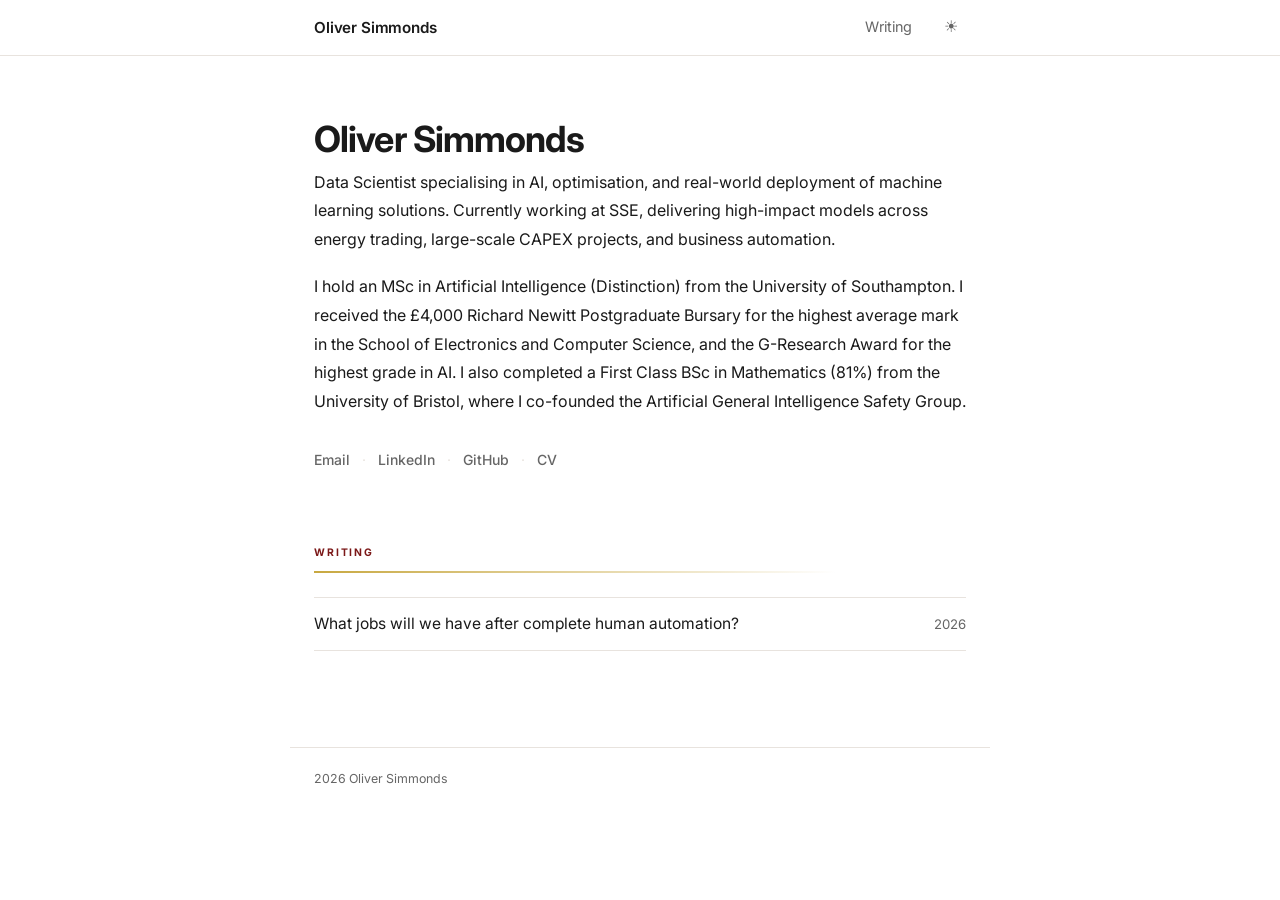
<file: index.html>
<!DOCTYPE html>
<html lang="en" data-theme="light">
<head>
  <!-- Google tag (gtag.js) -->
  <script async src="https://www.googletagmanager.com/gtag/js?id=G-57RN0H7Y3P"></script>
  <script>
    window.dataLayer = window.dataLayer || [];
    function gtag(){dataLayer.push(arguments);}
    gtag('js', new Date());
    gtag('config', 'G-57RN0H7Y3P');
  </script>

  <meta charset="UTF-8">
  <meta name="viewport" content="width=device-width, initial-scale=1.0">
  <meta name="description" content="Oliver Simmonds — Data Scientist and AI Engineer. Building AI tools for energy trading, machine learning pipelines, and LLM-powered products.">

  <!-- Open Graph -->
  <meta property="og:title" content="Oliver Simmonds">
  <meta property="og:description" content="Data Scientist · AI Engineer">
  <meta property="og:type" content="website">

  <title>Oliver Simmonds</title>

  <link rel="icon" href="favicon.svg" type="image/svg+xml">

  <link rel="preconnect" href="https://fonts.googleapis.com">
  <link rel="preconnect" href="https://fonts.gstatic.com" crossorigin>
  <link href="https://fonts.googleapis.com/css2?family=Inter:wght@300;400;500;600;700&display=swap" rel="stylesheet">
  <link rel="stylesheet" href="css/style.css">

  <!-- Prevent FOUC: apply saved theme immediately -->
  <script>
    (function(){
      var t = localStorage.getItem('theme');
      if (!t) t = window.matchMedia('(prefers-color-scheme: dark)').matches ? 'dark' : 'light';
      document.documentElement.setAttribute('data-theme', t);
    })();
  </script>
</head>
<body>

  <!-- ======================================================
       Header / Navigation
       ====================================================== -->
  <header class="site-header" id="site-header">
    <nav class="nav-inner" aria-label="Primary">
      <a href="index.html" class="nav-home">Oliver Simmonds</a>
      <div class="nav-right">
        <a href="blog.html" class="nav-link">Writing</a>
        <button class="theme-toggle" id="theme-toggle" aria-label="Toggle dark mode">
          <span class="icon-sun" aria-hidden="true">☀</span>
          <span class="icon-moon" aria-hidden="true">◑</span>
        </button>
      </div>
    </nav>
  </header>

  <!-- ======================================================
       Main Content
       ====================================================== -->
  <main class="main-content">

    <!-- Bio -->
    <section class="bio-section" aria-labelledby="bio-name">
      <h1 class="page-name" id="bio-name">Oliver Simmonds</h1>

      <div class="bio-body">
        <p>
          Data Scientist specialising in AI, optimisation, and real-world deployment of
          machine learning solutions. Currently working at SSE, delivering high-impact
          models across energy trading, large-scale CAPEX projects, and business automation.
        </p>
        <p>
          I hold an MSc in Artificial Intelligence (Distinction) from the
          University of Southampton. I received the £4,000 Richard Newitt
          Postgraduate Bursary for the highest average mark in the School of Electronics
          and Computer Science, and the G-Research Award for the highest grade in AI.
          I also completed a First Class BSc in Mathematics (81%)
          from the University of Bristol, where I co-founded the Artificial General
          Intelligence Safety Group.
        </p>
      </div>

      <!-- Contact / social links -->
      <div class="contact-links" aria-label="Contact and social links">
        <a href="mailto:oliver.a.simmonds@gmail.com" class="contact-link">Email</a>
        <span class="contact-sep" aria-hidden="true">·</span>
        <a href="https://www.linkedin.com/in/oliver-simmonds/" class="contact-link"
           target="_blank" rel="noopener noreferrer">LinkedIn</a>
        <span class="contact-sep" aria-hidden="true">·</span>
        <a href="https://github.com/olisimmonds" class="contact-link"
           target="_blank" rel="noopener noreferrer">GitHub</a>
        <span class="contact-sep" aria-hidden="true">·</span>
        <a href="Simmonds_CV_Private_Apr26.pdf" class="contact-link"
           target="_blank" rel="noopener noreferrer">CV</a>
      </div>
    </section>

    <!-- Writing index -->
    <section aria-labelledby="writing-label">
      <h2 class="section-label" id="writing-label">Writing</h2>
      <hr class="gold-rule" aria-hidden="true">
      <ul class="post-list" role="list">
        <li class="post-item">
          <a href="blog.html" class="post-link">
            What jobs will we have after complete human automation?
          </a>
          <span class="post-year">2026</span>
        </li>
      </ul>
    </section>

  </main>

  <!-- ======================================================
       Footer
       ====================================================== -->
  <footer class="site-footer">
    <p>2026 Oliver Simmonds</p>
  </footer>

  <script src="js/main.js"></script>
</body>
</html>
</file>
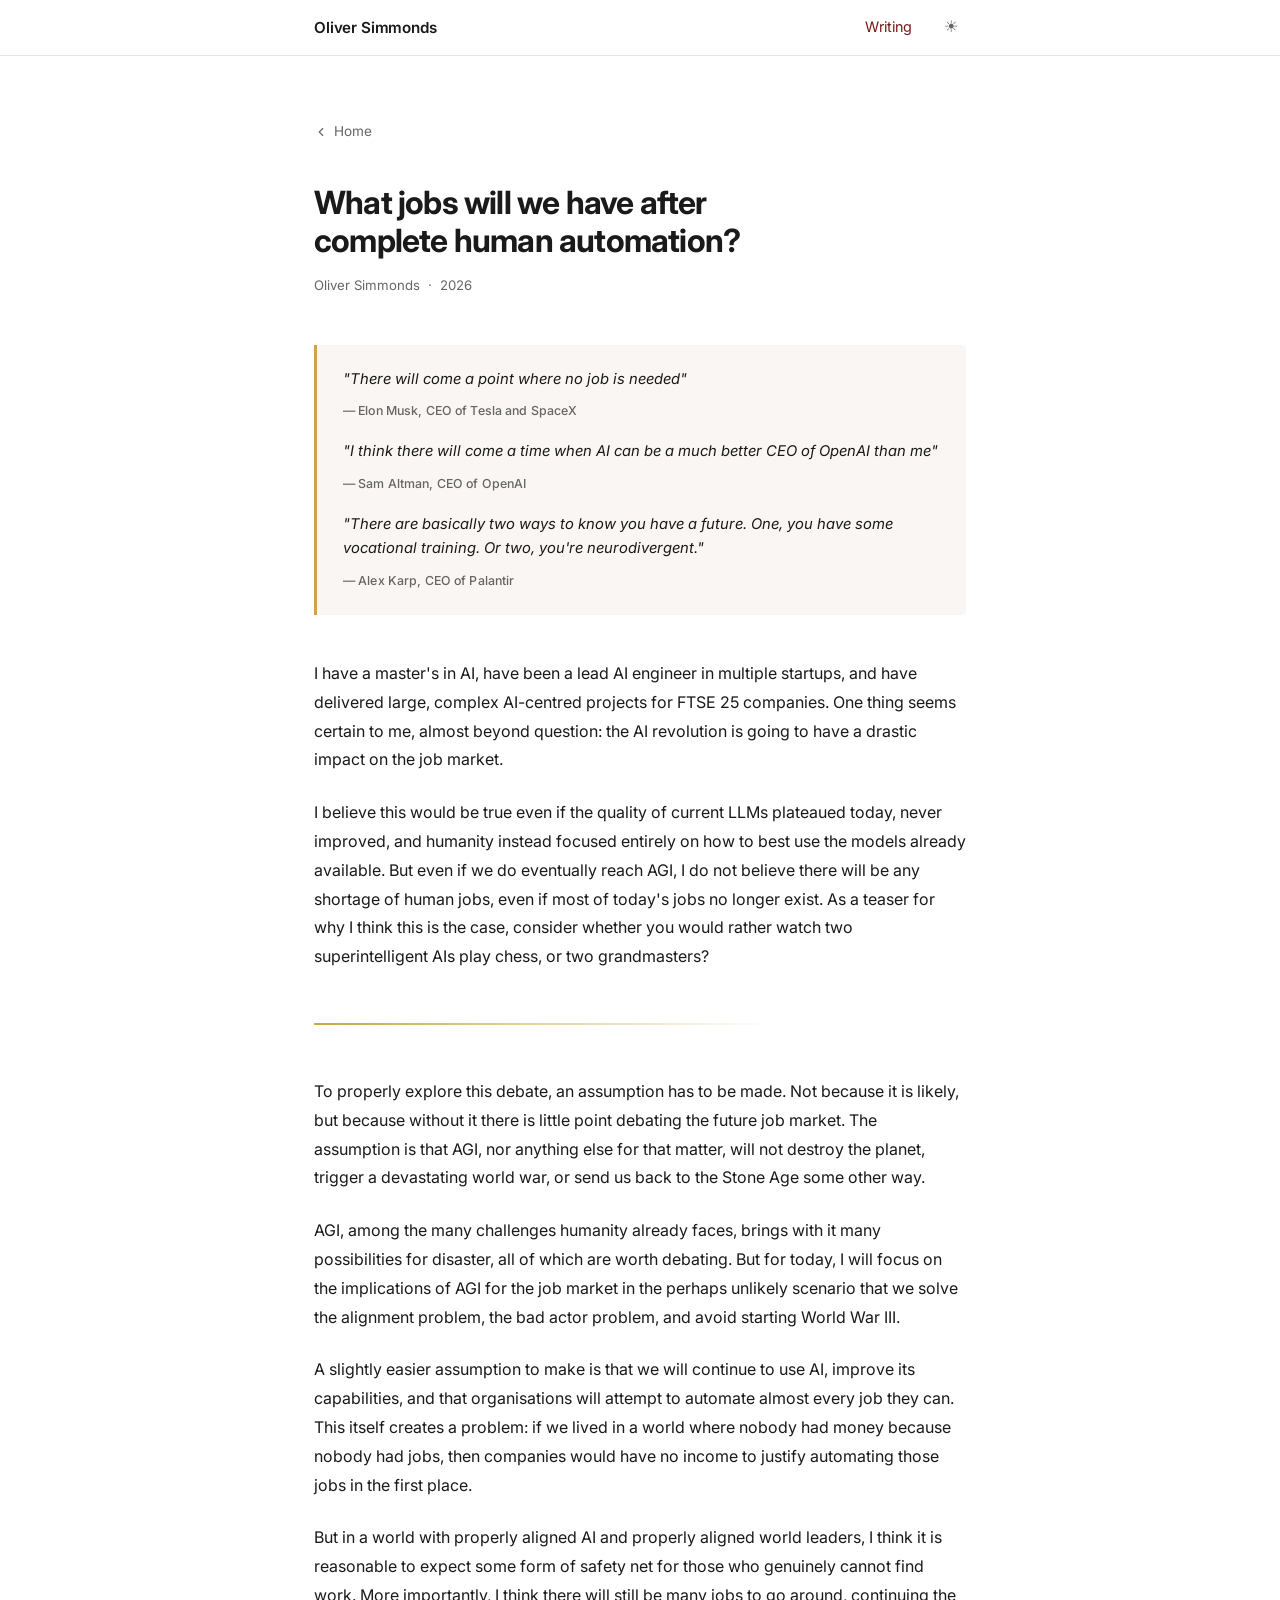
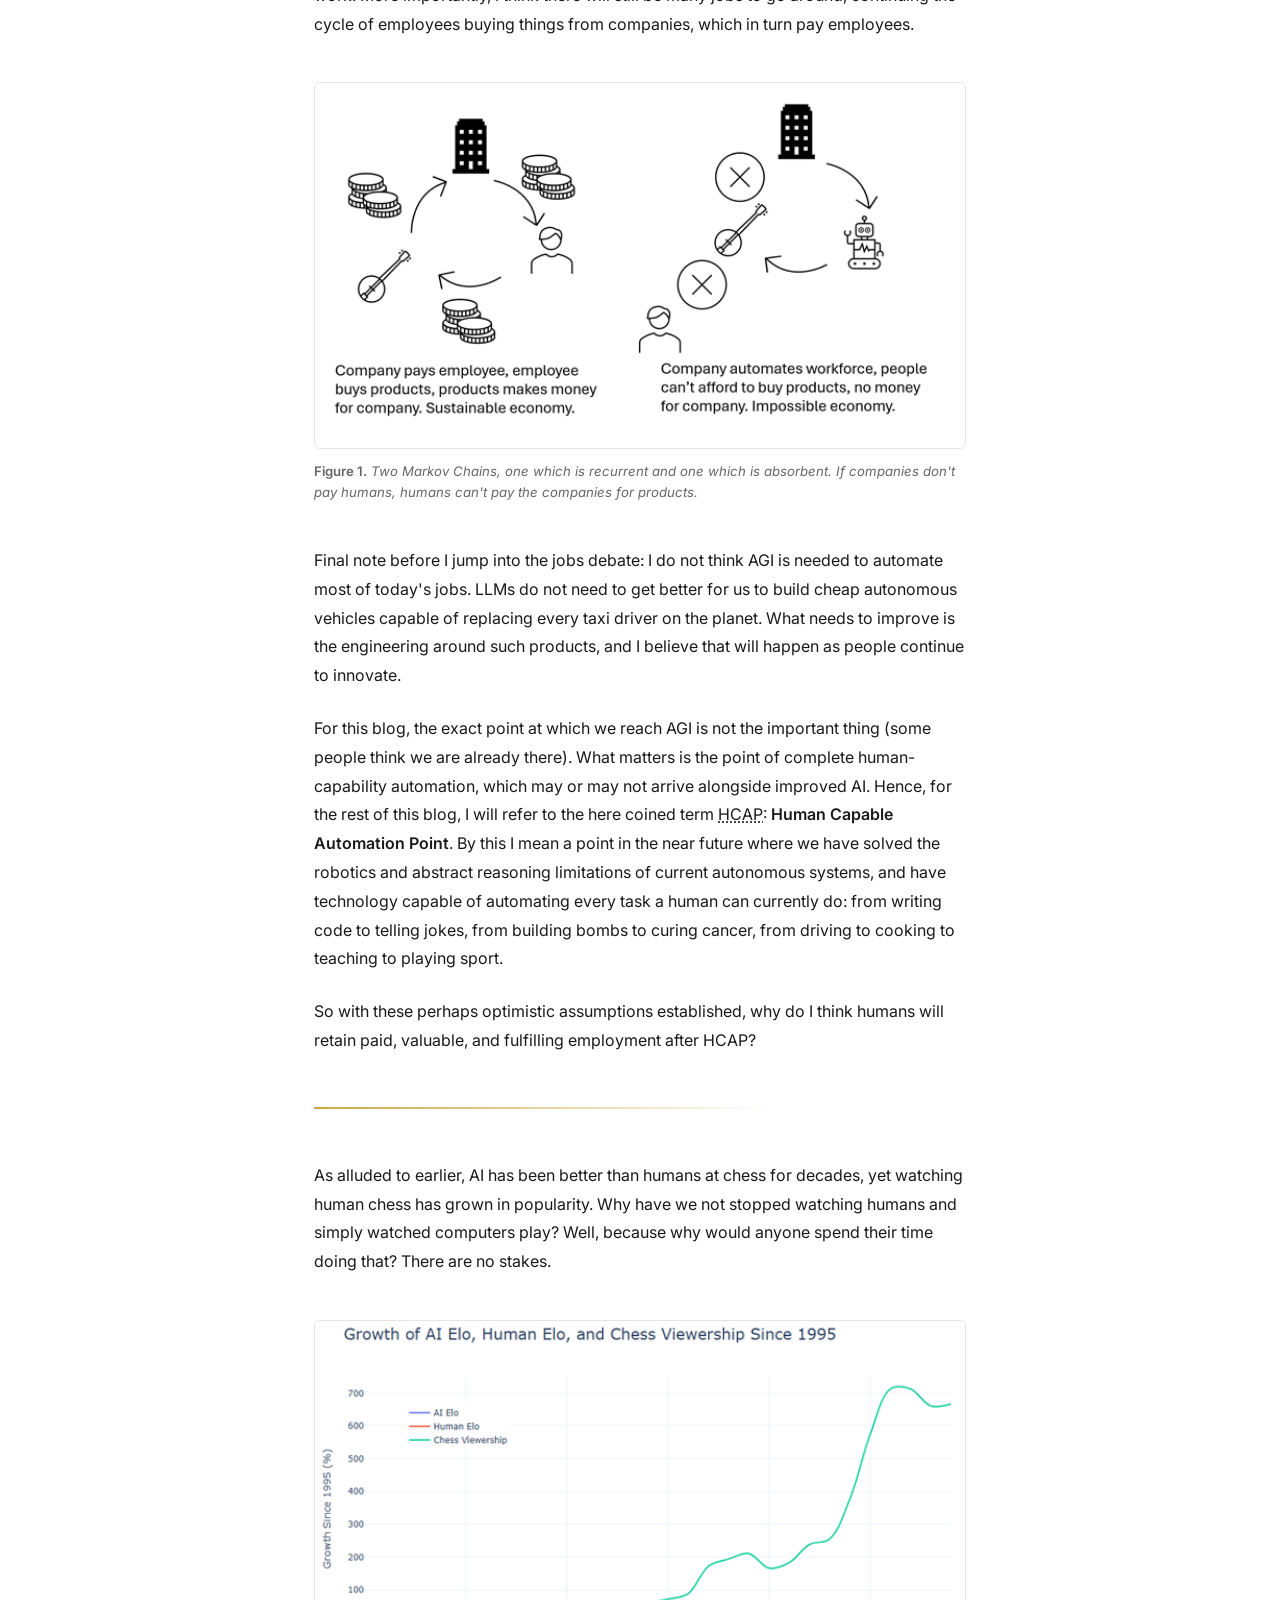
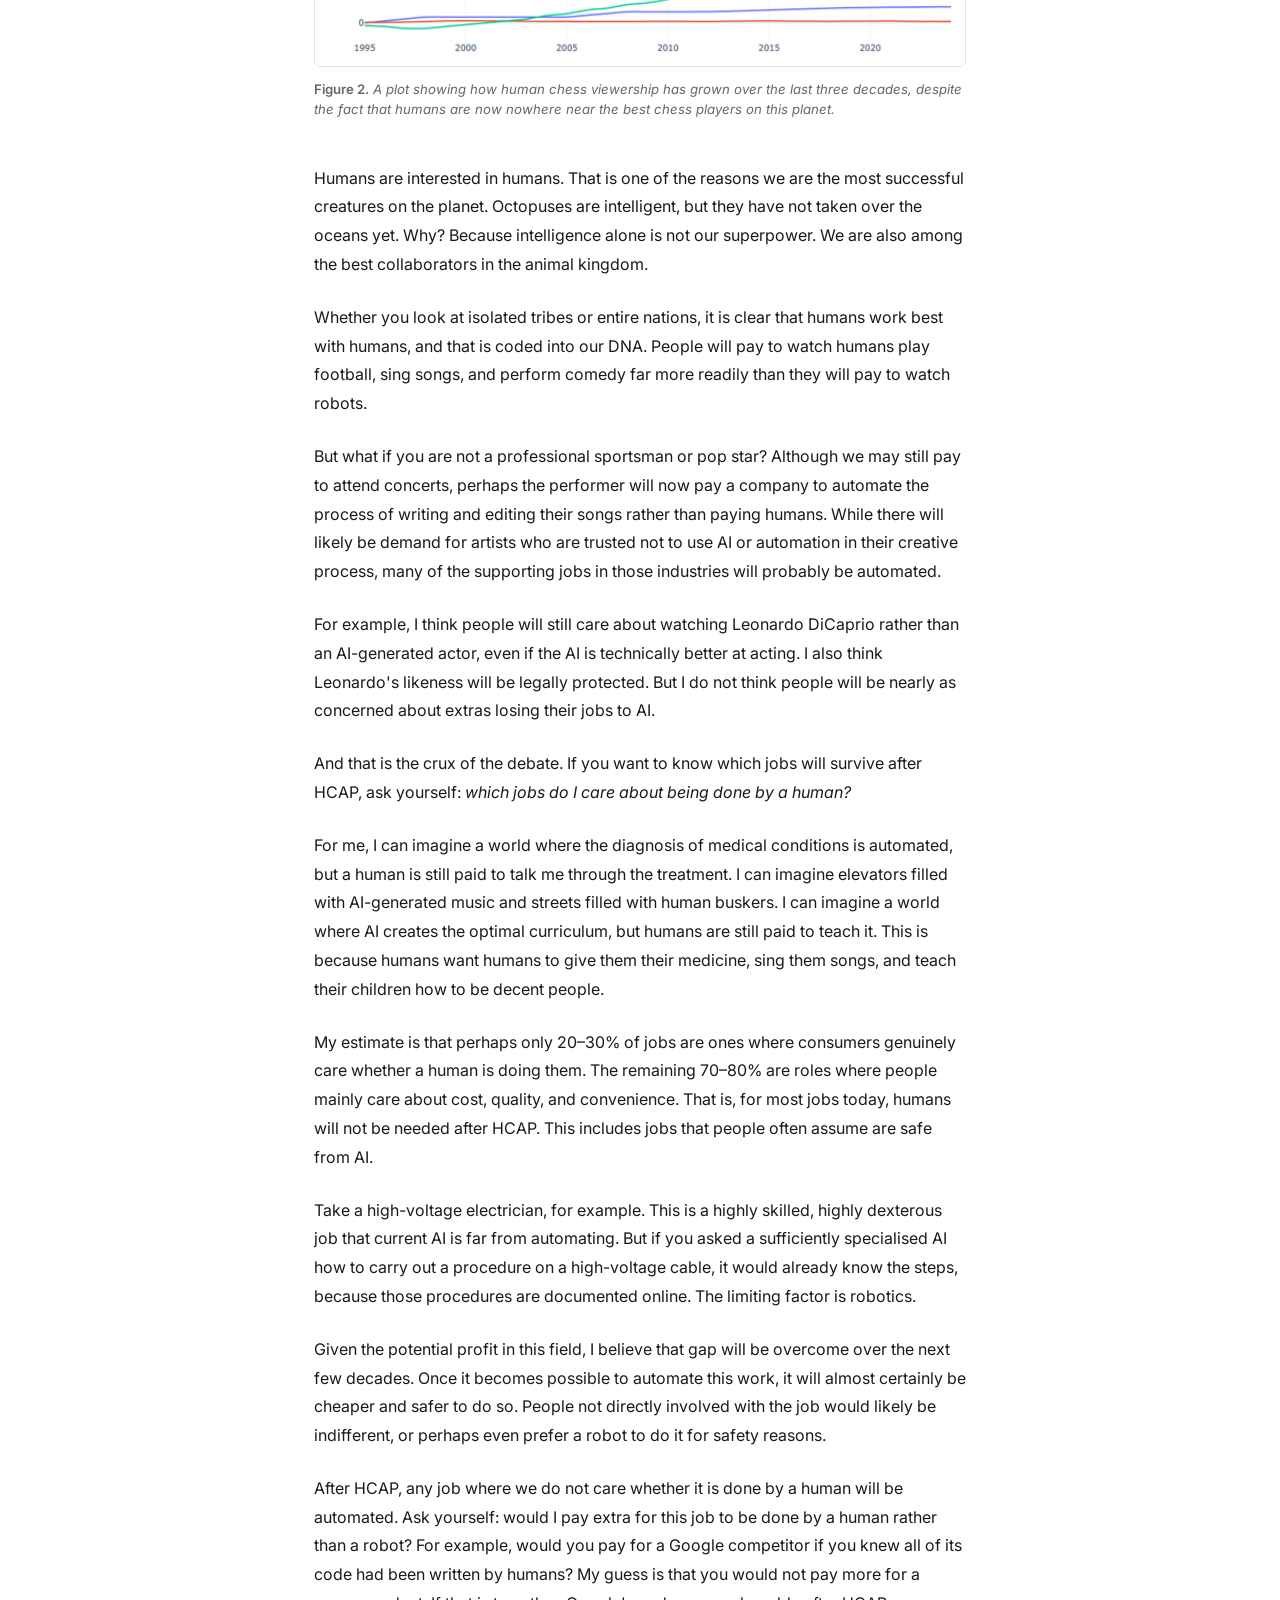
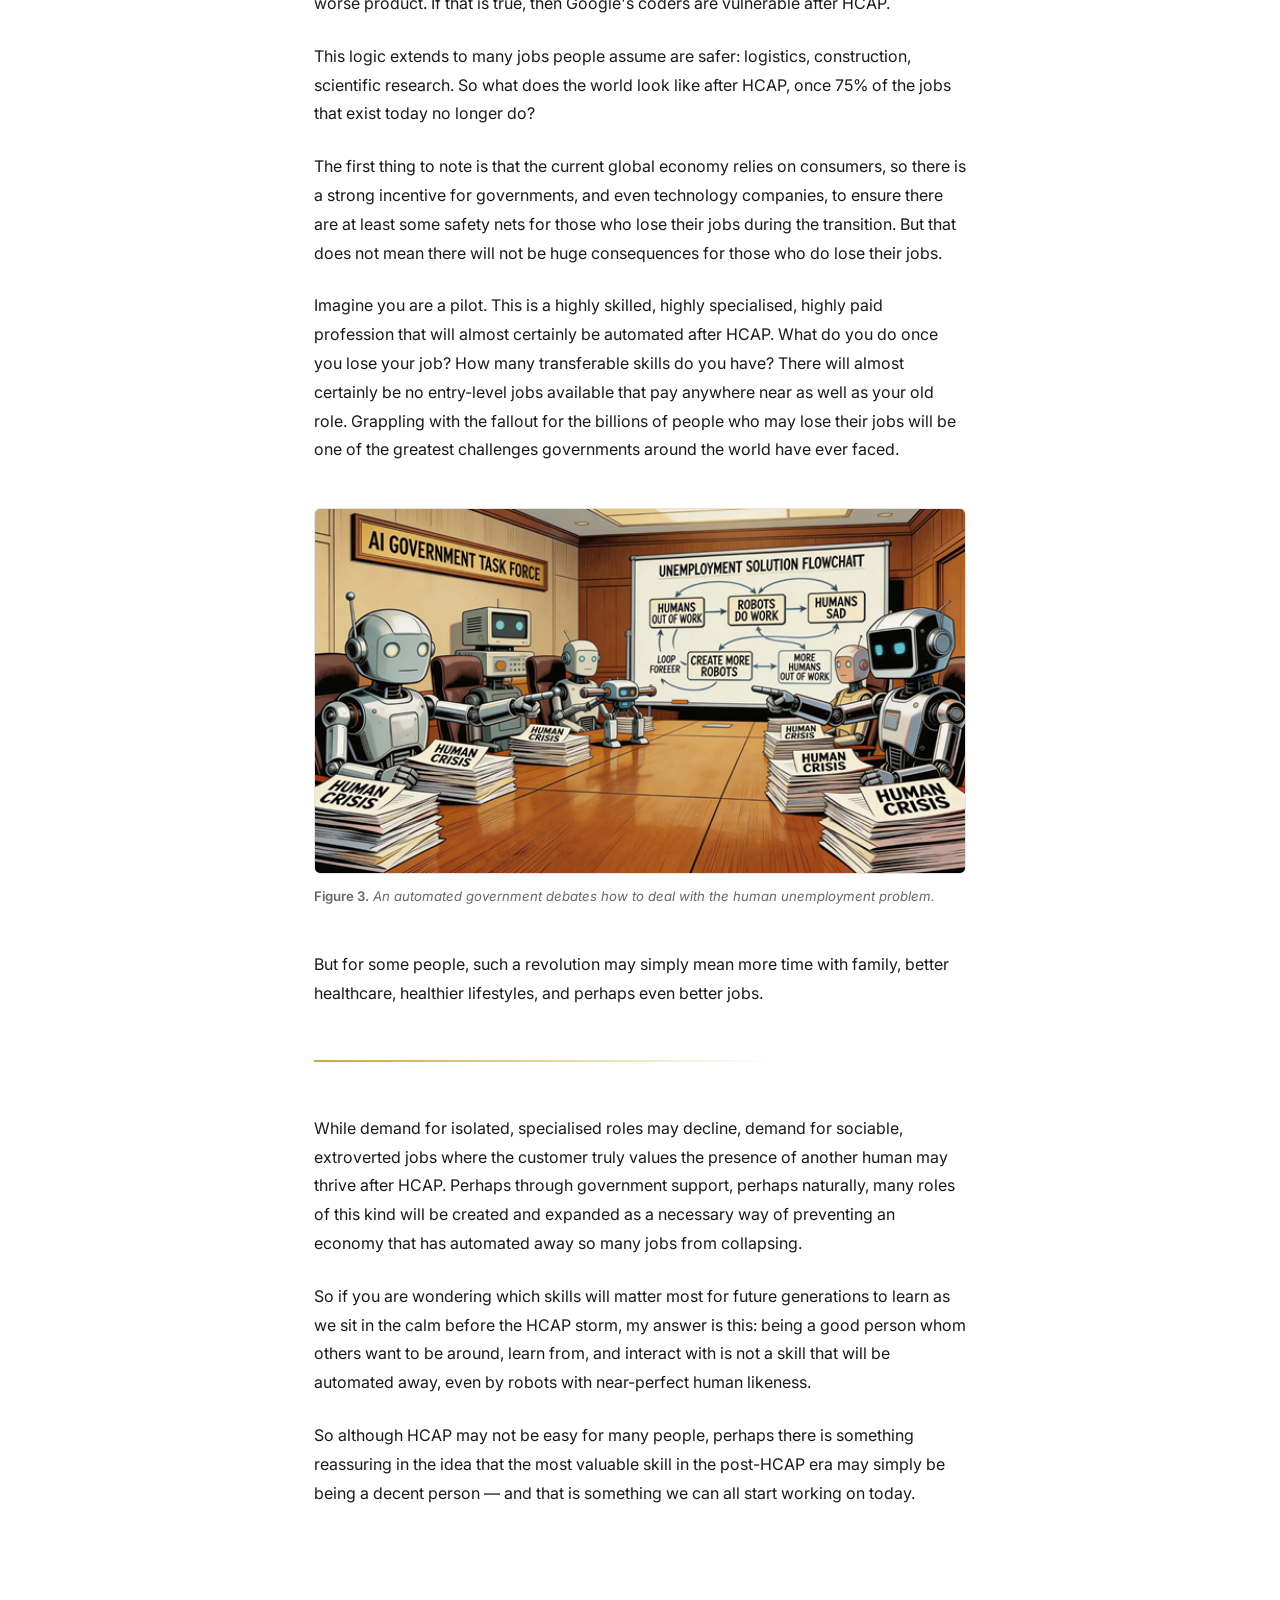
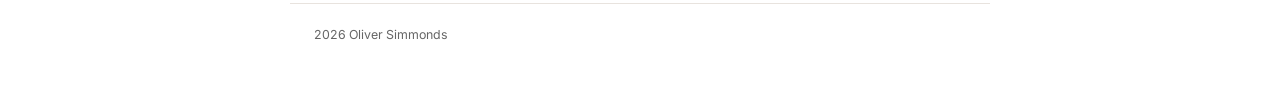
<file: blog.html>
<!DOCTYPE html>
<html lang="en" data-theme="light">
<head>
  <!-- Google tag (gtag.js) -->
  <script async src="https://www.googletagmanager.com/gtag/js?id=G-57RN0H7Y3P"></script>
  <script>
    window.dataLayer = window.dataLayer || [];
    function gtag(){dataLayer.push(arguments);}
    gtag('js', new Date());
    gtag('config', 'G-57RN0H7Y3P');
  </script>

  <meta charset="UTF-8">
  <meta name="viewport" content="width=device-width, initial-scale=1.0">
  <meta name="description" content="Will humans retain paid, valuable employment after complete human-capability automation? Oliver Simmonds explores the post-HCAP job market.">

  <!-- Open Graph -->
  <meta property="og:title" content="What jobs will we have after complete human automation? — Oliver Simmonds">
  <meta property="og:description" content="An argument for why human employment survives the automation revolution — and which jobs it spares.">
  <meta property="og:type" content="article">

  <title>What jobs will we have after complete human automation? — Oliver Simmonds</title>

  <link rel="icon" href="favicon.svg" type="image/svg+xml">

  <link rel="preconnect" href="https://fonts.googleapis.com">
  <link rel="preconnect" href="https://fonts.gstatic.com" crossorigin>
  <link href="https://fonts.googleapis.com/css2?family=Inter:wght@300;400;500;600;700&display=swap" rel="stylesheet">
  <link rel="stylesheet" href="css/style.css">

  <!-- Prevent FOUC -->
  <script>
    (function(){
      var t = localStorage.getItem('theme');
      if (!t) t = window.matchMedia('(prefers-color-scheme: dark)').matches ? 'dark' : 'light';
      document.documentElement.setAttribute('data-theme', t);
    })();
  </script>
</head>
<body>

  <!-- ======================================================
       Header / Navigation
       ====================================================== -->
  <header class="site-header" id="site-header">
    <nav class="nav-inner" aria-label="Primary">
      <a href="index.html" class="nav-home">Oliver Simmonds</a>
      <div class="nav-right">
        <a href="blog.html" class="nav-link active" aria-current="page">Writing</a>
        <button class="theme-toggle" id="theme-toggle" aria-label="Toggle dark mode">
          <span class="icon-sun" aria-hidden="true">☀</span>
          <span class="icon-moon" aria-hidden="true">◑</span>
        </button>
      </div>
    </nav>
  </header>

  <!-- ======================================================
       Article
       ====================================================== -->
  <main class="main-content">

    <a href="index.html" class="article-back" aria-label="Back to home">
      <svg viewBox="0 0 24 24" aria-hidden="true">
        <polyline points="15 18 9 12 15 6"></polyline>
      </svg>
      Home
    </a>

    <article aria-labelledby="article-title">

      <header class="article-header">
        <h1 class="article-title" id="article-title">
          What jobs will we have after complete human automation?
        </h1>
        <p class="article-meta">Oliver Simmonds &nbsp;·&nbsp; 2026</p>
      </header>

      <!-- Opening quotes -->
      <aside class="epigraph" aria-label="Epigraphs">
        <blockquote>
          <p>"There will come a point where no job is needed"</p>
          <cite>— Elon Musk, CEO of Tesla and SpaceX</cite>
        </blockquote>
        <blockquote>
          <p>"I think there will come a time when AI can be a much better CEO of OpenAI than me"</p>
          <cite>— Sam Altman, CEO of OpenAI</cite>
        </blockquote>
        <blockquote>
          <p>"There are basically two ways to know you have a future. One, you have some vocational training. Or two, you're neurodivergent."</p>
          <cite>— Alex Karp, CEO of Palantir</cite>
        </blockquote>
      </aside>

      <!-- Body -->
      <div class="article-body">

        <p>
          I have a master's in AI, have been a lead AI engineer in multiple startups, and have
          delivered large, complex AI-centred projects for FTSE 25 companies. One thing seems
          certain to me, almost beyond question: the AI revolution is going to have a drastic
          impact on the job market.
        </p>

        <p>
          I believe this would be true even if the quality of current LLMs plateaued today,
          never improved, and humanity instead focused entirely on how to best use the models
          already available. But even if we do eventually reach AGI, I do not believe there
          will be any shortage of human jobs, even if most of today's jobs no longer exist.
          As a teaser for why I think this is the case, consider whether you would rather
          watch two superintelligent AIs play chess, or two grandmasters?
        </p>

        <hr class="article-rule" aria-hidden="true">

        <p>
          To properly explore this debate, an assumption has to be made. Not because it is
          likely, but because without it there is little point debating the future job market.
          The assumption is that AGI, nor anything else for that matter, will not destroy
          the planet, trigger a devastating world war, or send us back to the Stone Age some other way.
        </p>

        <p>
          AGI, among the many challenges humanity already faces, brings with it many
          possibilities for disaster, all of which are worth debating. But for today, I will
          focus on the implications of AGI for the job market in the perhaps unlikely scenario
          that we solve the alignment problem, the bad actor problem, and avoid starting
          World War III.
        </p>

        <p>
          A slightly easier assumption to make is that we will continue to use AI, improve its
          capabilities, and that organisations will attempt to automate almost every job they
          can. This itself creates a problem: if we lived in a world where nobody had money
          because nobody had jobs, then companies would have no income to justify automating
          those jobs in the first place.
        </p>

        <p>
          But in a world with properly aligned AI and properly aligned world leaders, I think
          it is reasonable to expect some form of safety net for those who genuinely cannot
          find work. More importantly, I think there will still be many jobs to go around,
          continuing the cycle of employees buying things from companies, which in turn pay
          employees.
        </p>

        <figure>
          <img
            src="images/markov_chain.png"
            alt="Two Markov chains: one recurrent (circular economy) and one absorbent (economy collapses)."
            loading="lazy"
          >
          <figcaption>
            <strong>Figure 1.</strong> Two Markov Chains, one which is recurrent and one
            which is absorbent. If companies don't pay humans, humans can't pay the companies
            for products.
          </figcaption>
        </figure>

        <p>
          Final note before I jump into the jobs debate: I do not think AGI is needed to
          automate most of today's jobs. LLMs do not need to get better for us to build cheap
          autonomous vehicles capable of replacing every taxi driver on the planet. What needs
          to improve is the engineering around such products, and I believe that will happen
          as people continue to innovate.
        </p>

        <p>
          For this blog, the exact point at which we reach AGI is not the important thing
          (some people think we are already there). What matters is the point of complete
          human-capability automation, which may or may not arrive alongside improved AI.
          Hence, for the rest of this blog, I will refer to the here coined term
          <abbr title="Human Capable Automation Point">HCAP</abbr>: <strong>Human Capable
          Automation Point</strong>. By this I mean a point in the near future where we have
          solved the robotics and abstract reasoning limitations of current autonomous systems,
          and have technology capable of automating every task a human can currently do: from
          writing code to telling jokes, from building bombs to curing cancer, from driving
          to cooking to teaching to playing sport.
        </p>

        <p>
          So with these perhaps optimistic assumptions established, why do I think humans
          will retain paid, valuable, and fulfilling employment after HCAP?
        </p>

        <hr class="article-rule" aria-hidden="true">

        <p>
          As alluded to earlier, AI has been better than humans at chess for decades, yet
          watching human chess has grown in popularity. Why have we not stopped watching
          humans and simply watched computers play? Well, because why would anyone spend
          their time doing that? There are no stakes.
        </p>

        <figure>
          <img
            src="images/chess_viewership.png"
            alt="A plot showing human chess viewership growth over three decades."
            loading="lazy"
          >
          <figcaption>
            <strong>Figure 2.</strong> A plot showing how human chess viewership has grown
            over the last three decades, despite the fact that humans are now nowhere near
            the best chess players on this planet.
          </figcaption>
        </figure>

        <p>
          Humans are interested in humans. That is one of the reasons we are the most
          successful creatures on the planet. Octopuses are intelligent, but they have not
          taken over the oceans yet. Why? Because intelligence alone is not our superpower.
          We are also among the best collaborators in the animal kingdom.
        </p>

        <p>
          Whether you look at isolated tribes or entire nations, it is clear that humans work
          best with humans, and that is coded into our DNA. People will pay to watch humans
          play football, sing songs, and perform comedy far more readily than they will pay
          to watch robots.
        </p>

        <p>
          But what if you are not a professional sportsman or pop star? Although we may still
          pay to attend concerts, perhaps the performer will now pay a company to automate the
          process of writing and editing their songs rather than paying humans. While there
          will likely be demand for artists who are trusted not to use AI or automation in
          their creative process, many of the supporting jobs in those industries will
          probably be automated.
        </p>

        <p>
          For example, I think people will still care about watching Leonardo DiCaprio rather
          than an AI-generated actor, even if the AI is technically better at acting. I also
          think Leonardo's likeness will be legally protected. But I do not think people will
          be nearly as concerned about extras losing their jobs to AI.
        </p>

        <p>
          And that is the crux of the debate. If you want to know which jobs will survive
          after HCAP, ask yourself: <em>which jobs do I care about being done by a human?</em>
        </p>

        <p>
          For me, I can imagine a world where the diagnosis of medical conditions is
          automated, but a human is still paid to talk me through the treatment. I can imagine
          elevators filled with AI-generated music and streets filled with human buskers. I
          can imagine a world where AI creates the optimal curriculum, but humans are still
          paid to teach it. This is because humans want humans to give them their medicine,
          sing them songs, and teach their children how to be decent people.
        </p>

        <p>
          My estimate is that perhaps only 20–30% of jobs are ones where consumers genuinely
          care whether a human is doing them. The remaining 70–80% are roles where people
          mainly care about cost, quality, and convenience. That is, for most jobs today,
          humans will not be needed after HCAP. This includes jobs that people often assume
          are safe from AI.
        </p>

        <p>
          Take a high-voltage electrician, for example. This is a highly skilled, highly
          dexterous job that current AI is far from automating. But if you asked a
          sufficiently specialised AI how to carry out a procedure on a high-voltage cable,
          it would already know the steps, because those procedures are documented online.
          The limiting factor is robotics.
        </p>

        <p>
          Given the potential profit in this field, I believe that gap will be overcome over
          the next few decades. Once it becomes possible to automate this work, it will almost
          certainly be cheaper and safer to do so. People not directly involved with the job
          would likely be indifferent, or perhaps even prefer a robot to do it for safety
          reasons.
        </p>

        <p>
          After HCAP, any job where we do not care whether it is done by a human will be
          automated. Ask yourself: would I pay extra for this job to be done by a human
          rather than a robot? For example, would you pay for a Google competitor if you knew
          all of its code had been written by humans? My guess is that you would not pay more
          for a worse product. If that is true, then Google's coders are vulnerable after HCAP.
        </p>

        <p>
          This logic extends to many jobs people assume are safer: logistics, construction,
          scientific research. So what does the world look like after HCAP, once 75% of the
          jobs that exist today no longer do?
        </p>

        <p>
          The first thing to note is that the current global economy relies on consumers, so
          there is a strong incentive for governments, and even technology companies, to
          ensure there are at least some safety nets for those who lose their jobs during
          the transition. But that does not mean there will not be huge consequences for
          those who do lose their jobs.
        </p>

        <p>
          Imagine you are a pilot. This is a highly skilled, highly specialised, highly paid
          profession that will almost certainly be automated after HCAP. What do you do once
          you lose your job? How many transferable skills do you have? There will almost
          certainly be no entry-level jobs available that pay anywhere near as well as your
          old role. Grappling with the fallout for the billions of people who may lose their
          jobs will be one of the greatest challenges governments around the world have ever
          faced.
        </p>

        <figure>
          <img
            src="images/ai_gov.png"
            alt="An automated government debates how to deal with the human unemployment problem."
            loading="lazy"
          >
          <figcaption>
            <strong>Figure 3.</strong> An automated government debates how to deal with
            the human unemployment problem.
          </figcaption>
        </figure>

        <p>
          But for some people, such a revolution may simply mean more time with family,
          better healthcare, healthier lifestyles, and perhaps even better jobs.
        </p>

        <hr class="article-rule" aria-hidden="true">
        
        <p>
          While demand for isolated, specialised roles may decline, demand for sociable,
          extroverted jobs where the customer truly values the presence of another human may
          thrive after HCAP. Perhaps through government support, perhaps naturally, many
          roles of this kind will be created and expanded as a necessary way of preventing an
          economy that has automated away so many jobs from collapsing.
        </p>

        <p>
          So if you are wondering which skills will matter most for future generations to learn as we sit
          in the calm before the HCAP storm, my answer is this: being a good person whom
          others want to be around, learn from, and interact with is not a skill that will
          be automated away, even by robots with near-perfect human likeness.
        </p>

        <p>
          So although HCAP may not be easy for many people, perhaps there is something
          reassuring in the idea that the most valuable skill in the post-HCAP era may simply
          be being a decent person — and that is something we can all start working on today.
        </p>

      </div>
    </article>

  </main>

  <!-- ======================================================
       Footer
       ====================================================== -->
  <footer class="site-footer">
    <p>2026 Oliver Simmonds</p>
  </footer>

  <script src="js/main.js"></script>
</body>
</html>
</file>
<file: css/style.css>
/* ============================================================
   CSS Custom Properties — Light / Dark theme
   Colour palette drawn from Oliver Simmonds' CV:
     - Deep crimson  (#7B1818) for section headings
     - Medium red    (#C0392B) for accents
     - Warm gold     (#C8A840) for decorative rules
   ============================================================ */
:root {
  --crimson:        #7B1818;
  --crimson-hover:  #9B2020;
  --gold:           #C8A840;

  --bg:             #FFFFFF;
  --bg-subtle:      #F9F6F3;
  --nav-bg:         rgba(255, 255, 255, 0.92);

  --text:           #1A1A1A;
  --text-muted:     #666666;
  --text-link:      #7B1818;
  --text-link-hover:#9B2020;

  --border:         #E8E3DE;

  --nav-height:     56px;
  --content-width:  700px;
  --pad:            24px;
  --transition:     0.2s ease;
}

[data-theme="dark"] {
  --bg:             #0F0F0F;
  --bg-subtle:      #1A1717;
  --nav-bg:         rgba(15, 15, 15, 0.92);

  --text:           #E5E0DB;
  --text-muted:     #8A8480;
  --text-link:      #D47060;
  --text-link-hover:#E08575;

  --border:         #2E2828;
}

/* ============================================================
   Reset & Base
   ============================================================ */
*, *::before, *::after {
  box-sizing: border-box;
  margin: 0;
  padding: 0;
}

html {
  font-size: 16px;
  scroll-behavior: smooth;
}

body {
  font-family: 'Inter', -apple-system, BlinkMacSystemFont, 'Segoe UI', sans-serif;
  background-color: var(--bg);
  color: var(--text);
  line-height: 1.7;
  -webkit-font-smoothing: antialiased;
  -moz-osx-font-smoothing: grayscale;
  transition: background-color var(--transition), color var(--transition);
}

a {
  color: var(--text-link);
  text-decoration: none;
  transition: color var(--transition);
}

a:hover {
  color: var(--text-link-hover);
}

/* ============================================================
   Header & Navigation
   ============================================================ */
.site-header {
  position: sticky;
  top: 0;
  z-index: 100;
  background-color: var(--nav-bg);
  backdrop-filter: blur(10px);
  -webkit-backdrop-filter: blur(10px);
  border-bottom: 1px solid var(--border);
  height: var(--nav-height);
  transition: transform 0.3s ease, background-color var(--transition),
              border-color var(--transition);
}

.site-header.hidden {
  transform: translateY(-100%);
}

.nav-inner {
  max-width: var(--content-width);
  margin: 0 auto;
  padding: 0 var(--pad);
  height: 100%;
  display: flex;
  align-items: center;
  justify-content: space-between;
}

.nav-home {
  font-weight: 600;
  font-size: 0.95rem;
  color: var(--text);
  letter-spacing: -0.01em;
}

.nav-home:hover {
  color: var(--crimson);
}

.nav-right {
  display: flex;
  align-items: center;
  gap: 24px;
}

.nav-link {
  font-size: 0.9rem;
  font-weight: 400;
  color: var(--text-muted);
}

.nav-link:hover,
.nav-link.active {
  color: var(--crimson);
}

/* ============================================================
   Theme Toggle
   ============================================================ */
.theme-toggle {
  background: none;
  border: none;
  cursor: pointer;
  padding: 4px 8px;
  border-radius: 4px;
  font-size: 1rem;
  line-height: 1;
  color: var(--text-muted);
  transition: color var(--transition), background-color var(--transition);
  display: flex;
  align-items: center;
}

.theme-toggle:hover {
  color: var(--text);
  background-color: var(--bg-subtle);
}

/* Show/hide sun vs moon based on active theme */
.icon-sun  { display: inline; }
.icon-moon { display: none;   }

[data-theme="dark"] .icon-sun  { display: none;   }
[data-theme="dark"] .icon-moon { display: inline; }

/* ============================================================
   Main Layout
   ============================================================ */
.main-content {
  max-width: var(--content-width);
  margin: 0 auto;
  padding: 64px var(--pad) 96px;
}

/* ============================================================
   Bio Section (home)
   ============================================================ */
.bio-section {
  margin-bottom: 72px;
}

.page-name {
  font-size: 2.25rem;
  font-weight: 700;
  letter-spacing: -0.025em;
  line-height: 1.1;
  color: var(--text);
  margin-bottom: 8px;
  text-wrap: balance;
}

.page-subtitle {
  font-size: 0.975rem;
  color: var(--text-muted);
  font-weight: 400;
  margin-bottom: 36px;
  letter-spacing: 0.01em;
}

.bio-body {
  margin-bottom: 8px;
}

.bio-body p {
  font-size: 1rem;
  line-height: 1.8;
  color: var(--text);
  margin-bottom: 18px;
}

.bio-body p:last-child {
  margin-bottom: 0;
}

/* Hidden extended bio */
.bio-extra {
  display: none;
  margin-top: 18px;
}

.bio-extra.visible {
  display: block;
}

.bio-extra p {
  font-size: 1rem;
  line-height: 1.8;
  color: var(--text);
  margin-bottom: 18px;
}

.bio-extra p:last-child {
  margin-bottom: 0;
}

/* More/Less toggle */
.more-toggle {
  background: none;
  border: none;
  cursor: pointer;
  font-family: inherit;
  font-size: 0.875rem;
  font-weight: 500;
  color: var(--crimson);
  padding: 0;
  margin-top: 16px;
  display: inline-flex;
  align-items: center;
  gap: 5px;
  transition: color var(--transition);
}

.more-toggle:hover {
  color: var(--crimson-hover);
}

.more-arrow {
  display: inline-block;
  font-size: 0.8rem;
  transition: transform 0.2s ease;
}

.more-toggle[aria-expanded="true"] .more-arrow {
  transform: rotate(180deg);
}

/* ============================================================
   Contact Links
   ============================================================ */
.contact-links {
  display: flex;
  flex-wrap: wrap;
  align-items: center;
  margin-top: 32px;
}

.contact-link {
  font-size: 0.875rem;
  font-weight: 500;
  color: var(--text-muted);
  transition: color var(--transition);
}

.contact-link:hover {
  color: var(--crimson);
}

.contact-sep {
  margin: 0 12px;
  color: var(--border);
  font-weight: 400;
  font-size: 0.875rem;
  user-select: none;
}

/* ============================================================
   Section Headings & Rules
   ============================================================ */
.section-label {
  font-size: 0.65rem;
  font-weight: 700;
  letter-spacing: 0.18em;
  text-transform: uppercase;
  color: var(--crimson);
  margin-bottom: 10px;
}

.gold-rule {
  height: 2px;
  background: linear-gradient(to right, var(--gold) 0%, transparent 80%);
  margin-bottom: 24px;
  border: none;
}

/* ============================================================
   Post List (home writing section)
   ============================================================ */
.post-list {
  list-style: none;
}

.post-item {
  display: flex;
  align-items: baseline;
  justify-content: space-between;
  gap: 20px;
  padding: 14px 0;
  border-bottom: 1px solid var(--border);
}

.post-item:first-of-type {
  border-top: 1px solid var(--border);
}

.post-link {
  font-size: 0.975rem;
  color: var(--text);
  flex: 1;
  line-height: 1.5;
  transition: color var(--transition);
}

.post-link:hover {
  color: var(--crimson);
}

.post-year {
  font-size: 0.825rem;
  color: var(--text-muted);
  flex-shrink: 0;
}

/* ============================================================
   Footer
   ============================================================ */
.site-footer {
  max-width: var(--content-width);
  margin: 0 auto;
  padding: 20px var(--pad) 48px;
  border-top: 1px solid var(--border);
}

.site-footer p {
  font-size: 0.775rem;
  color: var(--text-muted);
}

/* ============================================================
   Blog / Article Page
   ============================================================ */
.article-back {
  display: inline-flex;
  align-items: center;
  gap: 6px;
  font-size: 0.85rem;
  color: var(--text-muted);
  margin-bottom: 40px;
  transition: color var(--transition);
}

.article-back:hover {
  color: var(--crimson);
}

.article-back svg {
  width: 14px;
  height: 14px;
  stroke: currentColor;
  fill: none;
  stroke-width: 2;
  stroke-linecap: round;
  stroke-linejoin: round;
  flex-shrink: 0;
}

.article-header {
  margin-bottom: 48px;
}

.article-title {
  font-size: 2rem;
  font-weight: 700;
  letter-spacing: -0.025em;
  line-height: 1.2;
  color: var(--text);
  margin-bottom: 14px;
  text-wrap: balance;
}

.article-meta {
  font-size: 0.825rem;
  color: var(--text-muted);
}

/* Opening quotes block */
.epigraph {
  margin: 0 0 44px;
  padding: 22px 26px;
  background-color: var(--bg-subtle);
  border-left: 3px solid var(--gold);
  border-radius: 0 4px 4px 0;
  transition: background-color var(--transition), border-color var(--transition);
}

.epigraph blockquote {
  margin-bottom: 16px;
}

.epigraph blockquote:last-child {
  margin-bottom: 0;
}

.epigraph blockquote p {
  font-size: 0.925rem;
  font-style: italic;
  color: var(--text);
  line-height: 1.65;
  margin-bottom: 5px;
}

.epigraph blockquote cite {
  font-size: 0.775rem;
  font-style: normal;
  color: var(--text-muted);
  font-weight: 500;
  letter-spacing: 0.01em;
}

/* Article body prose */
.article-body {
  font-size: 1rem;
  line-height: 1.8;
}

.article-body p {
  color: var(--text);
  margin-bottom: 24px;
}

.article-body p:last-child {
  margin-bottom: 0;
}

.article-body strong {
  font-weight: 600;
  color: var(--text);
}

/* Figures */
.article-body figure {
  margin: 44px 0;
}

.article-body figure img {
  width: 100%;
  height: auto;
  border-radius: 6px;
  border: 1px solid var(--border);
  display: block;
  transition: border-color var(--transition);
}

.article-body figcaption {
  font-size: 0.825rem;
  color: var(--text-muted);
  margin-top: 12px;
  line-height: 1.55;
  font-style: italic;
}

.article-body figcaption strong {
  font-style: normal;
  font-weight: 600;
  color: var(--text-muted);
}

/* Section divider within article */
.article-rule {
  height: 2px;
  background: linear-gradient(to right, var(--gold) 0%, transparent 70%);
  border: none;
  margin: 52px 0;
}

/* ============================================================
   Responsive
   ============================================================ */
@media (max-width: 640px) {
  :root {
    --pad: 20px;
  }

  .main-content {
    padding: 44px var(--pad) 72px;
  }

  .page-name {
    font-size: 1.8rem;
  }

  .article-title {
    font-size: 1.6rem;
  }

  .post-item {
    flex-direction: column;
    gap: 4px;
  }

  .epigraph {
    padding: 18px 20px;
  }
}
</file>
